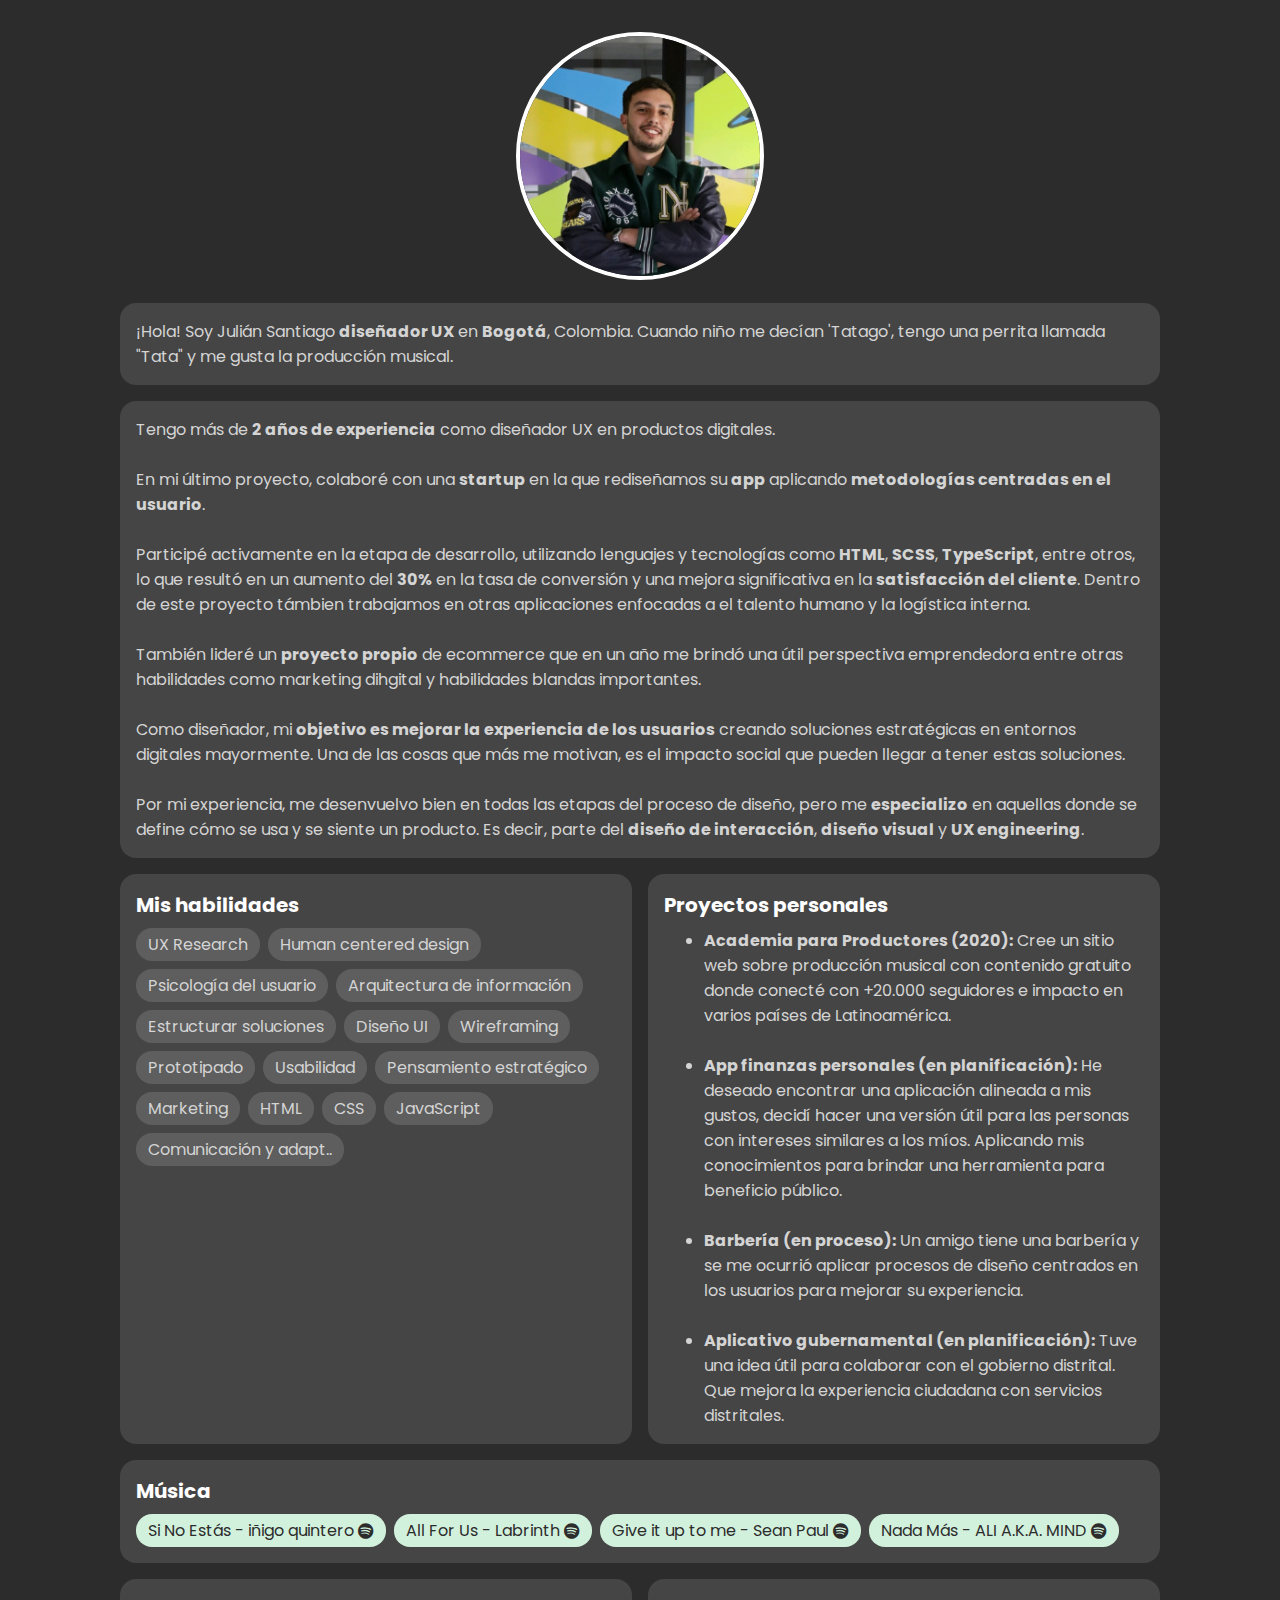
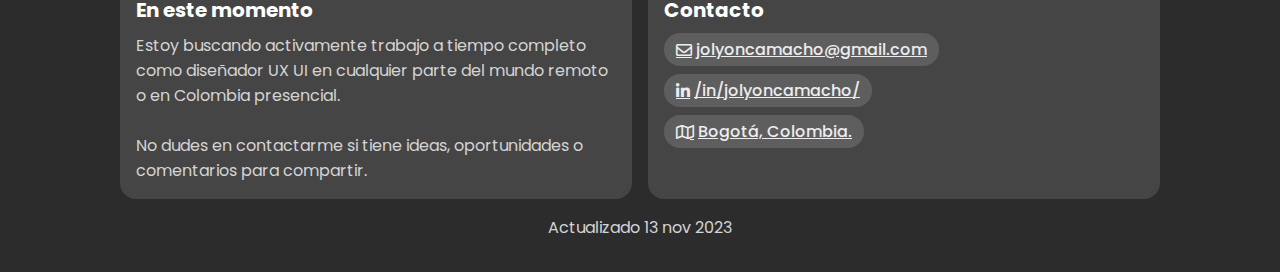
<file: about-me/about-me.html>
<!DOCTYPE html>
<html lang="es">
<head>
    <meta charset="UTF-8">
    <meta name="viewport" content="width=device-width, initial-scale=1.0">
    <title>Sobre Julián Camacho</title>
    <link rel="icon" href="data:image/svg+xml,<svg xmlns=%22http://www.w3.org/2000/svg%22 viewBox=%2210 0 100 100%22><text y=%22.90em%22 font-size=%2290%22>👀</text></svg>">
    <link rel="stylesheet" href="/about-me/about-me.css">
    <link rel="preconnect" href="https://fonts.googleapis.com">
    <link rel="preconnect" href="https://fonts.gstatic.com" crossorigin>
    <link href="https://fonts.googleapis.com/css2?family=Poppins:wght@400;500;700;800&display=swap" rel="stylesheet">
    <link rel="stylesheet" href="https://cdnjs.cloudflare.com/ajax/libs/font-awesome/5.15.3/css/all.min.css">
</head>
<body>
    <a href="/index.html">
        <img class="profile-img" src="/assets/img/1683411157789.jpg" alt="Julian Camacho foto de perfil" aria-hidden="true" >
    </a>
    <div class="card">
        <p class="text-body">¡Hola! Soy Julián Santiago <b>diseñador UX</b> en <b>Bogotá</b>, Colombia. Cuando niño me decían 'Tatago', tengo una perrita llamada "Tata" y me gusta la producción musical.</p>
    </div>
    <div class="card">
        <p class="text-body">
            Tengo más de <b>2 años de experiencia</b> como diseñador UX en productos digitales.
            <br><br>
            
            En mi último proyecto, colaboré con una <b>startup</b> en la que rediseñamos su <b>app</b> aplicando <b>metodologías centradas en el usuario</b>.
            <br><br>

            Participé activamente en la etapa de desarrollo, utilizando lenguajes y tecnologías como <b>HTML</b>, <b>SCSS</b>, <b>TypeScript</b>, entre otros, lo que resultó en un aumento del <b>30%</b> en la tasa de conversión y una mejora significativa en la <b>satisfacción del cliente</b>. Dentro de este proyecto támbien trabajamos en otras aplicaciones enfocadas a el talento humano y la logística interna.
            <br><br>
            
            También lideré un <b>proyecto propio</b> de ecommerce que en un año me brindó una útil perspectiva emprendedora entre otras habilidades como marketing dihgital y habilidades blandas importantes.
            <br><br>
            
            Como diseñador, mi <b>objetivo es mejorar la experiencia de los usuarios</b> creando soluciones estratégicas en entornos digitales mayormente. Una de las cosas que más me motivan, es el impacto social que pueden llegar a tener estas soluciones.
            <br><br>

            Por mi experiencia, me desenvuelvo bien en todas las etapas del proceso de diseño, pero me <b>especializo</b> en aquellas donde se define cómo se usa y se siente un producto. Es decir, parte del <b>diseño de interacción</b>, <b>diseño visual</b> y <b>UX engineering</b>.
        </p>
    </div>

    <div class="duo-items">
        <div class="card">
            <p class="text-title">Mis habilidades</p>
            <ul class="text-body list-container">
                <li class="item-chip">
                    UX Research
                </li>
                <li class="item-chip">
                    Human centered design
                </li>
                <li class="item-chip">
                    Psicología del usuario
                </li>
                <li class="item-chip">
                    Arquitectura de información
                </li>
                <li class="item-chip">
                    Estructurar soluciones
                </li>
                <li class="item-chip">
                    Diseño UI
                </li>
                <li class="item-chip">
                    Wireframing
                </li>
                <li class="item-chip">
                    Prototipado
                </li>
                <li class="item-chip">
                    Usabilidad
                </li>
                <li class="item-chip">
                    Pensamiento estratégico
                </li>
                <li class="item-chip">
                    Marketing
                </li>
                <li class="item-chip">
                    HTML
                </li>
                <li class="item-chip">
                    CSS
                </li>
                <li class="item-chip">
                    JavaScript
                </li>
                <li class="item-chip">
                    Comunicación y adapt..
                </li>
            </ul>
        </div>
        <div class="card">
            <p class="text-title">Proyectos personales</p>
    
            <ul class="text-body">
                <li>
                    <b>Academia para Productores (2020):</b> Cree un sitio web sobre producción musical con contenido gratuito donde conecté con +20.000 seguidores e impacto en varios países de Latinoamérica.
                </li>
                <br>
                <li>
                    <b>App finanzas personales (en planificación):</b> He deseado encontrar una aplicación alineada a mis gustos, decidí hacer una versión útil para las personas con intereses similares a los míos. Aplicando mis conocimientos para brindar una herramienta para beneficio público.
                </li>
                <br>
                <li>
                    <b>Barbería (en proceso):</b> Un amigo tiene una barbería y se me ocurrió aplicar procesos de diseño centrados en los usuarios para mejorar su experiencia.
                </li>
                <br>
                <li>
                    <b>Aplicativo gubernamental (en planificación):</b> Tuve una idea útil para colaborar con el gobierno distrital. Que mejora la experiencia ciudadana con servicios distritales.
                </li>
            </ul>
        </div>
    </div>


    <div class="card">
        <p class="text-title">Música</p>

        <ul class="text-body list-container">
            <li class="item-chip--spotify"> 
                Si No Estás - iñigo quintero <i class="fab fa-spotify"></i>
            </li>
            <li class="item-chip--spotify">
                All For Us - Labrinth <i class="fab fa-spotify"></i>
            </li>
            <li class="item-chip--spotify">
                Give it up to me - Sean Paul <i class="fab fa-spotify"></i>
            </li>
            <li class="item-chip--spotify">
                Nada Más - ALI A.K.A. MIND <i class="fab fa-spotify"></i>
            </li>
        </ul>
    </div>

    <div class="duo-items">
        <div class="card">
            <p class="text-title">En este momento</p>

            <p class="text-body">
                Estoy buscando activamente trabajo a tiempo completo como diseñador UX UI en cualquier parte del mundo remoto o en Colombia presencial.

                <br><br>
                No dudes en contactarme si tiene ideas, oportunidades o comentarios para compartir.
            </p>
        </div>
        <div class="card">
            <p class="text-title">Contacto</p>
            
            <a class="item-chip text-button-var" href="mailto:jolyoncamacho@gmail.com" target="_blank"> 
                <i class="far fa-envelope"></i> jolyoncamacho@gmail.com
            </a>

            <a class="item-chip text-button-var" href="https://www.linkedin.com/in/jolyoncamacho/" target="_blank">
                <i class="fab fa-linkedin-in"></i> /in/jolyoncamacho/
            </a>

            <div class="item-chip text-button-var">
                <i class="far fa-map"></i> Bogotá, Colombia.
            </div>

        </div> 
    </div>

    <p class="text-body">Actualizado 13 nov 2023</p>
</body>
</html>
</file>
<file: about-me/about-me.css>
* {
  font-family: "Poppins", sans-serif;
  margin: 0;
  box-shadow: border-box;
}
* a {
  text-decoration: none;
}

body {
  display: flex;
  flex-direction: column;
  align-items: center;
  justify-content: center;
  background-color: #2C2C2C;
  gap: 16px;
  padding: 16px;
}
body .text-body {
  font-size: 16px;
  color: #D4D4D4;
}
body .text-title {
  font-size: 20px;
  font-weight: bold;
  color: #fff;
}
body .text-button-var {
  font-size: 16px;
  font-weight: 500;
  text-decoration: underline;
  color: #EDEDED;
}
body .card {
  align-items: flex-start;
  background: #454545;
  border-radius: 16px;
  display: flex;
  flex-direction: column;
  gap: 8px;
  padding: 16px;
  width: -webkit-fill-available;
}
body .card .list-container {
  display: flex;
  flex-wrap: wrap;
  width: -webkit-fill-available;
  gap: 8px;
  padding: 0;
}
body .card .item-chip {
  display: flex;
  align-items: center;
  justify-content: center;
  gap: 4px;
  border-radius: 16px;
  padding: 4px 12px;
  background-color: #5E5E5E;
}
body .card .item-chip--spotify {
  display: flex;
  align-items: center;
  justify-content: center;
  gap: 4px;
  border-radius: 16px;
  padding: 4px 12px;
  background-color: #d2f1dd;
  cursor: pointer;
  color: #2C2C2C;
}

@media (max-width: 760px) {
  body .profile-img {
    border-radius: 50%;
    width: 80px;
    height: 80px;
    border: 4px solid white;
  }
  body .duo-items {
    display: flex;
    flex-direction: column;
    gap: 16px;
  }
}
@media (min-width: 761px) {
  body {
    padding: 32px 120px;
  }
  body .profile-img {
    border-radius: 50%;
    width: 240px;
    height: 240px;
    border: 4px solid white;
  }
  body .duo-items {
    width: 100%;
    display: flex;
    gap: 16px;
  }
}/*# sourceMappingURL=about-me.css.map */
</file>
